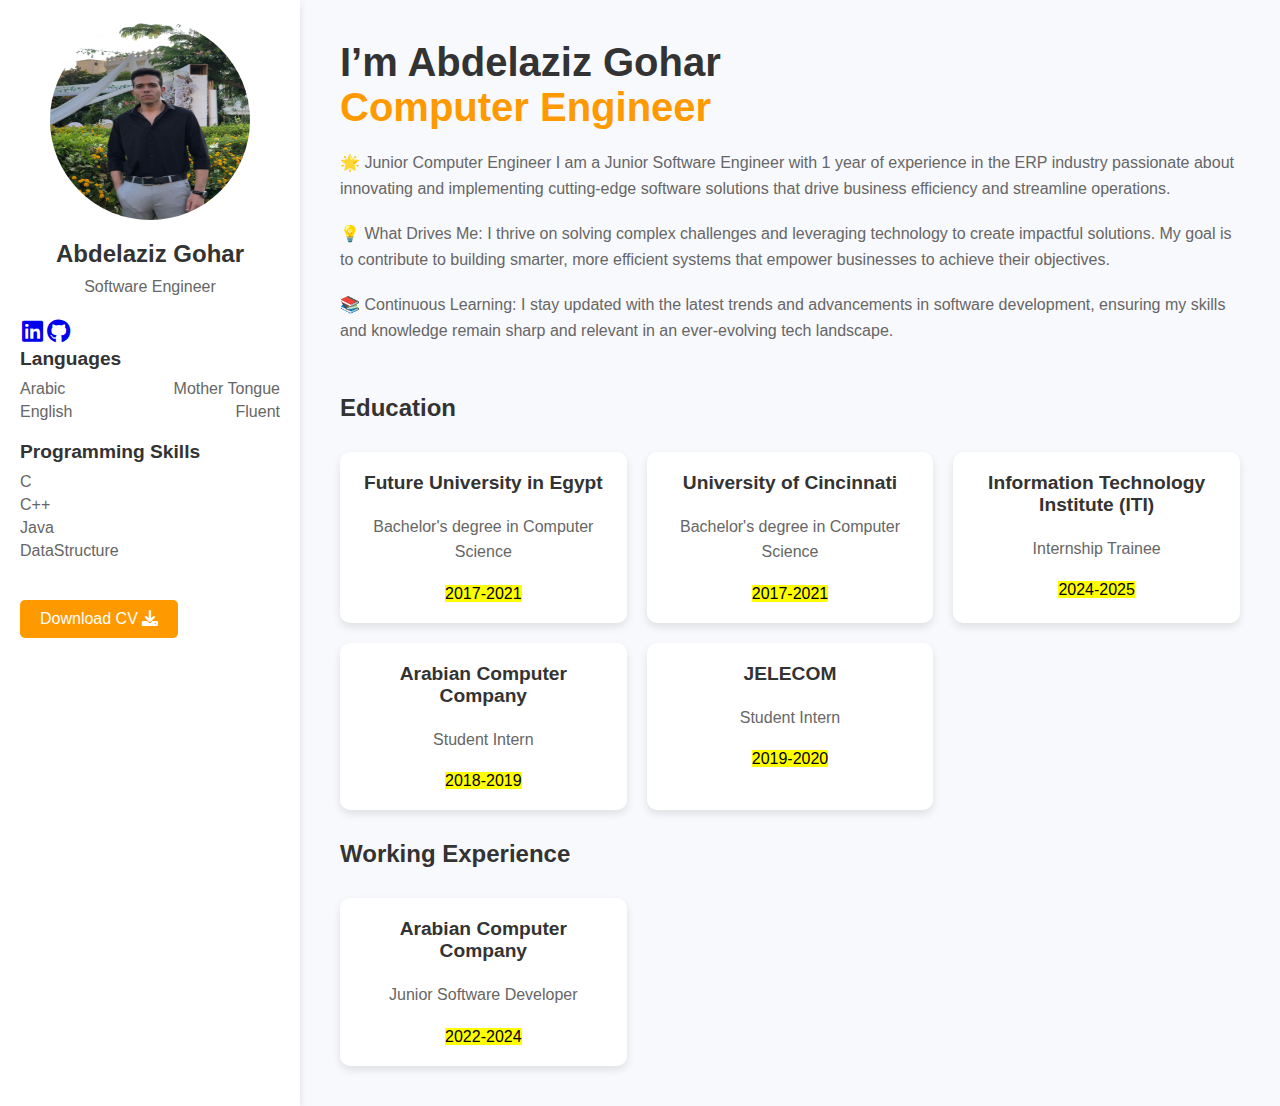
<file: Day_4_Subject_Project/index.html>
<!DOCTYPE html>
<html lang="en">
<head>
    <meta charset="UTF-8">
    <meta name="viewport" content="width=device-width, initial-scale=1.0">
    <meta name="keywords" content="Portofolio, Web devolpment , Computer Science">
    <meta name="author" content="Abdelaziz">
    <meta name="description" content="This is a My Portofolio.">
    <title>"Abdelaziz Gohar "</title>
    <!-- Link to external stylesheet -->
    <link rel="stylesheet" href="styles.css">
    <link rel="icon" href="Icon1.png" type="image/jpeg">
    <link href="https://cdnjs.cloudflare.com/ajax/libs/font-awesome/6.0.0-beta3/css/all.min.css" rel="stylesheet">
   
</head>

<body>
    <div class="sidebar">
        <img src="zezo2.jpeg" alt="Profile Picture">
        <h2>Abdelaziz Gohar</h2>
        <p>Software Engineer</p>
     
        <div>
            <nav>
                <ul class="Ul">
                  <li class="Li" id="linkedin"><a href="https://www.linkedin.com/in/abdelazizmgohar/" target="_blank"> <i class="fa-brands fa-linkedin"></i> </a></li>
                  <li class="Li" id="github"><a href="https://github.com/AbdelaziizGohaar" target="_blank"> <i class="fa-brands fa-github"></i> </a></li>                  
                </ul>
              </nav>
            
        </div>


        <div class="section">
            <h3>Languages</h3>
            <ul>
                <li>Arabic <span>Mother Tongue</span></li>
                <li>English <span>Fluent</span></li>
            </ul>
        </div>

        <div class="section">
            <h3>Programming  Skills</h3>
            <ul>
                <li>C </li>
                <li>C++ </li>
                <li>Java </li>
                <li>DataStructure </li>
            </ul>
        </div>

        <a href="Abdelaziz_Gohar CV.pdf" class="btn" download>Download CV <i class="fa-solid fa-download"></i> </a>
    </div>

    <div class="main-content">
        <h1>I’m Abdelaziz Gohar <span> <br>Computer Engineer</span></h1>
        <p>🌟 Junior Computer Engineer 
            I am a Junior Software Engineer with 1 year of experience in the ERP industry 
            passionate about innovating and implementing cutting-edge software solutions that drive business efficiency and streamline operations.
        </p>
        <p>💡 What Drives Me:
             I thrive on solving complex challenges and leveraging technology to create impactful solutions. My goal is to contribute to building smarter,
             more efficient systems that empower businesses to achieve their objectives.
        </p>
        <p> 
            📚 Continuous Learning:
           I stay updated with the latest trends and advancements in software development,
            ensuring my skills and knowledge remain sharp and relevant in an ever-evolving tech landscape.
        </p>

        <h2 id="edu">Education </h2>
        <div class="services">
            <div class="service">
                <h3>Future University in Egypt</h3>
                <p>Bachelor's degree in Computer Science</p>
                <mark>2017-2021</mark>
            </div>
            <div class="service">
                <h3>University of Cincinnati</h3>
                <p> Bachelor's degree in Computer Science</p>
                <mark>2017-2021</mark>
            </div>

            <div class="service">
                <h3>Information Technology Institute (ITI)</h3>
                <p> Internship Trainee </p>
                <mark>2024-2025</mark>
            </div>


            <div class="service">
                <h3>Arabian Computer Company</h3>
                <p>Student Intern </p>
                <mark>2018-2019</mark>
            </div>


            <div class="service">
                <h3>JELECOM</h3>
                <p> Student Intern </p>
                <mark>2019-2020</mark>
            </div>

            
        </div>

        <h2 id="work">Working Experience</h2>
        <div class="services">
            <div class="service">
                <h3>Arabian Computer Company</h3>
                <p>Junior Software Developer </p>
                <mark>2022-2024</mark>
            </div>
        </div>


    </div>
</body>
</html>
</file>
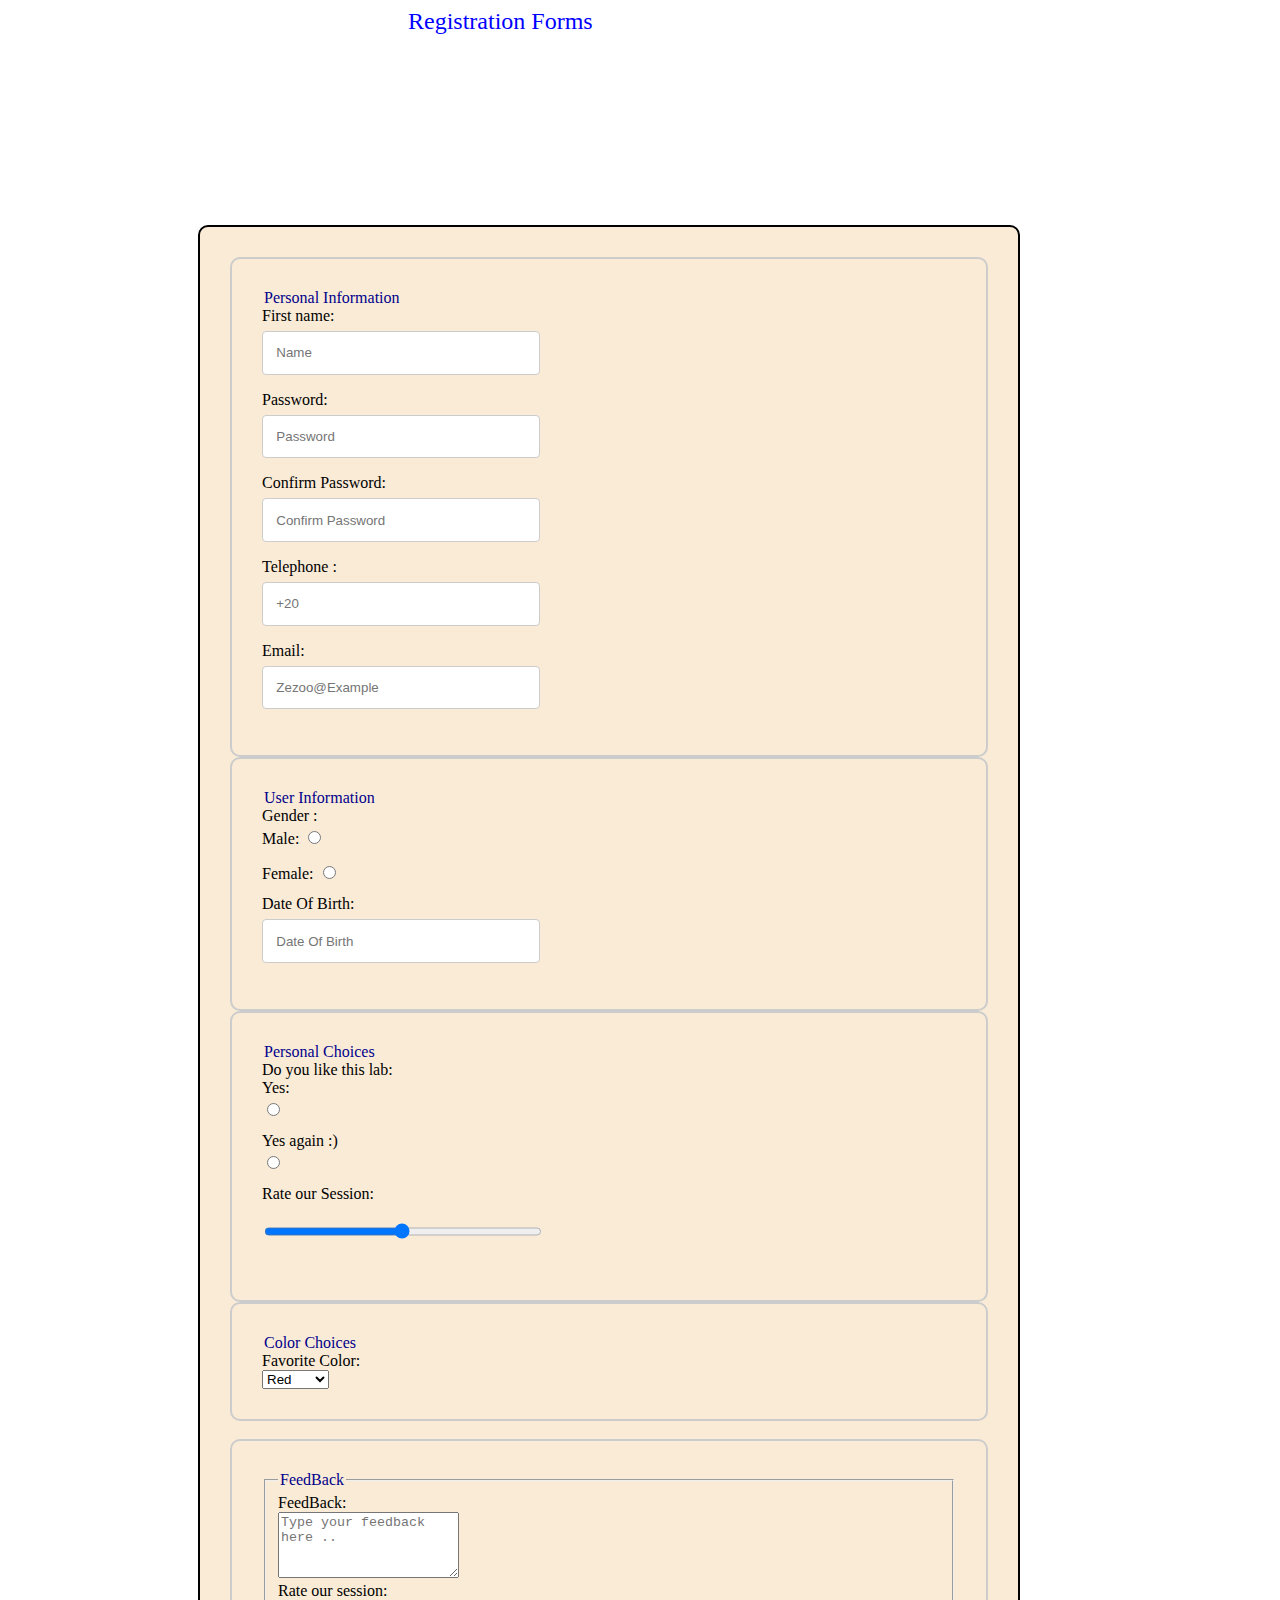
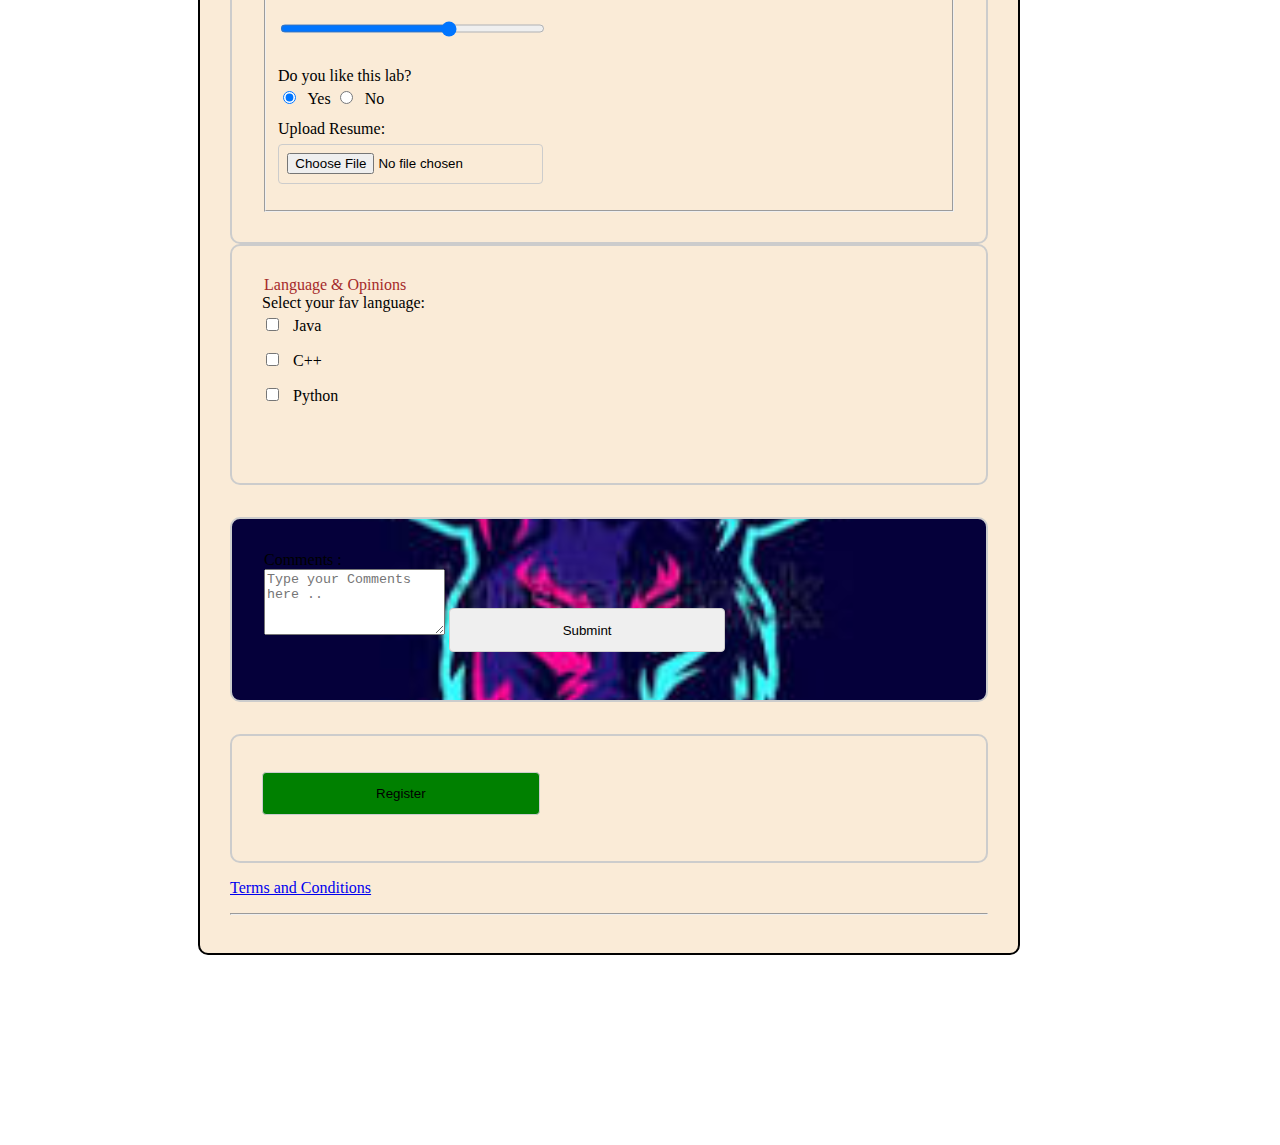
<file: Day_2/Lab_2.html>
<!DOCTYPE html>
<html lang="en">
<head>
    <meta charset="UTF-8">
    <meta name="viewport" content="width=device-width, initial-scale=1.0">
    <meta name="keywords" content="Hello, world">
    <meta name="author" content="Abdelaziz">
    <meta name="description" content="This is a basic HTML page with the title 'Hello, world'.">
    <title>"Registration Form"</title>
    <!-- Link to external stylesheet -->
    <link rel="stylesheet" href="styles.css">
    <link rel="icon" href="wolf.jpeg" type="image/jpeg">
</head>
<body>
    <header id="HeaderForm"> Registration Forms </header>
     
    <main id="mainForm">
      <form id="RegisterForm" class="RegisterFormClass">
  
         <section id="sec1" class="section"> 
            <legend style="color: darkblue;">Personal Information</legend>
        
            <label for="fname">First name:</label><br>
            <input type="text" name="fname" placeholder="Name"> <br>
        
            <label for="Pass">Password:</label><br> 
            <input type="password" name="Pass"  placeholder="Password"> <br>
            
            <label for="ConfirmPass">Confirm Password:</label><br> 
            <input type="password" name="ConfirmPass" placeholder="Confirm Password"> <br>
        
          <label for="tele">Telephone :</label><br> 
          <input type="tel" name="tele" placeholder="+20"> <br>
         
          <label for="email">Email:</label><br> 
          <input type="email" name="email" placeholder="Zezoo@Example"> <br>
         
          </section>

          <section id="sec2"class="section" >
           <legend style="color: darkblue;">User Information</legend>

          <label for="radio">Gender :</label> <br> 
          <label for="radio">Male:</label>
          <input type="radio" name="radio" placeholder="Male"> <br>
         
          <label for="radio">Female:</label>
          <input type="radio" name="radio" placeholder="Female"> <br> 
        
          
         
          <label for="DOB">Date Of Birth:</label><br>
          <input type="text" name="DOB" placeholder="Date Of Birth"> <br>
         
          </section>

          <section id="sec3" class="section" >
            <legend style="color: darkblue;">Personal Choices</legend>

          <label for="radio2">Do you like this lab:</label><br>
          <label for="radio2">Yes:</label> <br> 
          <input type="radio" name="radio2" placeholder="Yes"> <br>
          <label for="radio2">Yes again :) </label> <br> 
          <input type="radio" name="radio2" placeholder="Yes"> <br>
              
          <label for="range">Rate our Session:</label> <br> 
          <input type="range" name="range" min="1" max="100" value="50"> <br>

          </section>
        

          <section id="sec4" class="section" >
            <legend style="color: darkblue;">Color Choices</legend>

          <label for="favColor">Favorite Color:</label>  <br>
          <select name="favColor" id="favColor">
          <option value="Red">Red</option>
          <option value="Orange">Orange</option>
          <option value="Green">Green</option>
          </select> <br>
        
          </section>
         

             <br>
             <section id="sec5" class="section" >
                <fieldset>
                  <legend  style="color: darkblue;">FeedBack</legend>

              <label for="feedback">FeedBack: </label><br>
              <textarea id="feedback" name="feedback" placeholder="Type your feedback here .." rows="4" required></textarea>
              <br>


              <label for="rating">Rate our session:</label><br>
              <input type="range" id="rating" name="rating" min="1" max="10" value="7" step="1">
              <br>

              <label for="yes">Do you like this lab?</label><br>
              <label for="yes">
              <input type="radio" id="yes" name="lab" value="yes" checked> Yes
              </label>
              <label for="no">
              <input type="radio" id="no" name="lab" value="no"> No
              </label>
              <br>

              <label for="resume">Upload Resume:</label><br>
              <input type="file" id="resume" name="resume" accept=".pdf, .doc, .docx, .txt">
              <br>
           </fieldset>
          </section>
  
  
          <section id="sec6" class="section" >
            <legend style="color: brown;">Language & Opinions </legend>

            <label for="FavLang">Select your fav language:</label><br>
            <input type="checkbox" id="java" name="java" value="java" > 
            <label for="vehicle1"> Java</label><br>
            <input type="checkbox" id="c++" name="c++" value="c++" > 
            <label for="vehicle1"> C++</label><br>
            <input type="checkbox" id="python" name="python" value="python" > 
            <label for="vehicle1"> Python</label><br>
            <br>
          
           <input type="hidden" name="form-id" value="323323">
           <br>
             
         
         </section>
        

         <article id="article">
            <label for="Comments">Comments : </label><br>
            <textarea id="Comments" name="Comments" placeholder="Type your Comments here .." rows="4" ></textarea>

            <input type="Submit" id = "Submitbttncomment" value="Submint">
         </article>

         <section id="sec7" class="section" >
            <input type="Submit" id = "Submitbttn" value="Register">
         </section>


         <footer>
            <p><a href="/terms-and-conditions">Terms and Conditions</a></p>
         </footer>
       
         <hr>
        
        </form>

           
   </main>
    

</body>
</html>
</file>
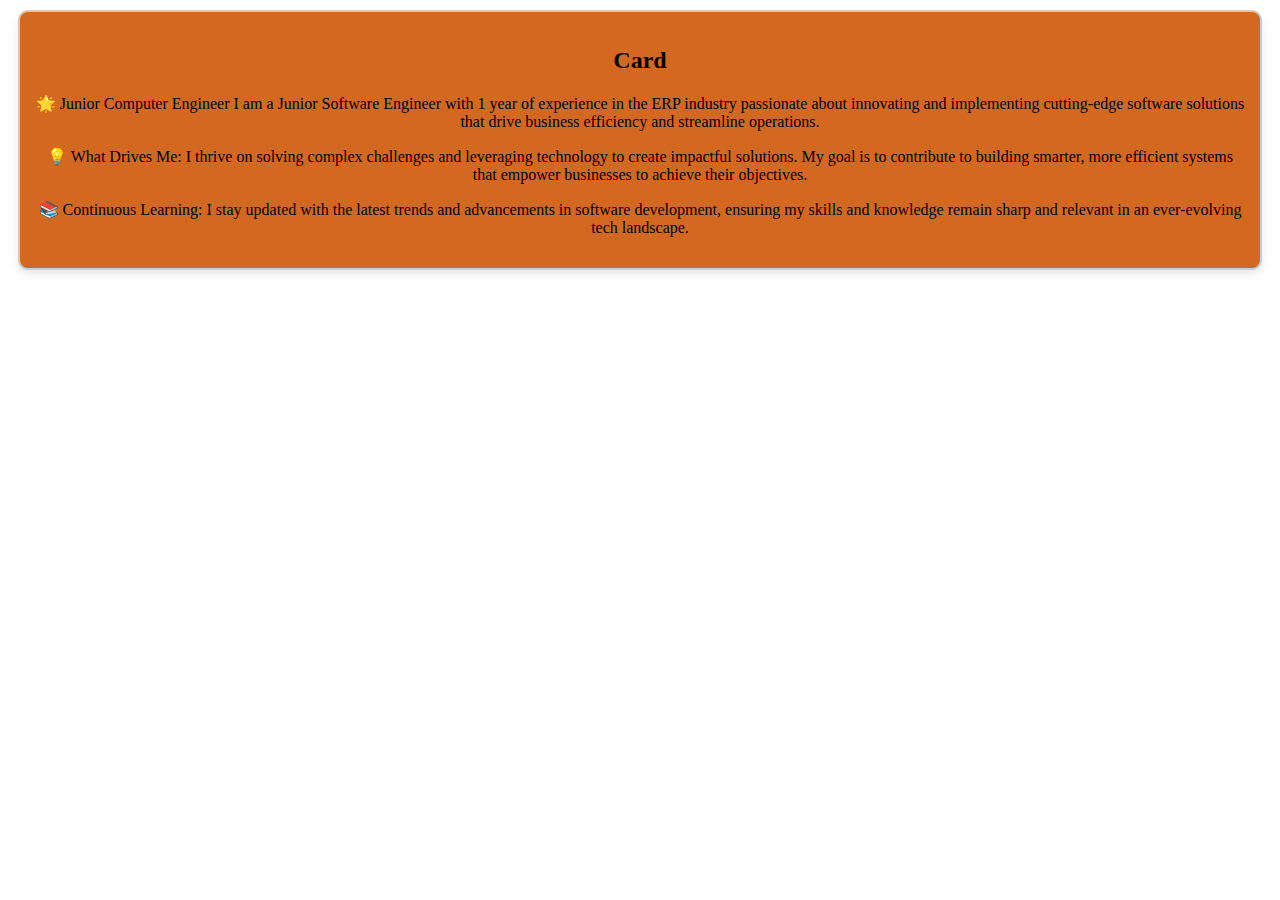
<file: Day_3/Box Model/Box.html>
<!DOCTYPE html>
<head>
    <meta name="viewport" content="width=device-width, initial-scale=1.0">
    <title>Box Model</title>
    <link rel="icon" href="box.png" type="image/jpeg">
    <link rel="stylesheet" href="style.css">
</head>
<body>
    <div class="box">
        <h2>Card</h2>
        <p>
            🌟 Junior Computer Engineer I am a Junior Software Engineer with 1 year of experience in the ERP industry passionate about innovating and implementing cutting-edge software solutions that drive business efficiency and streamline operations.
        </p>
        <p>
            💡 What Drives Me: I thrive on solving complex challenges and leveraging technology to create impactful solutions. My goal is to contribute to building smarter, more efficient systems that empower businesses to achieve their objectives.
        </p>
        <p>
            📚 Continuous Learning: I stay updated with the latest trends and advancements in software development, ensuring my skills and knowledge remain sharp and relevant in an ever-evolving tech landscape. 
        </p>
       
    </div>
</body>
</html>
</file>
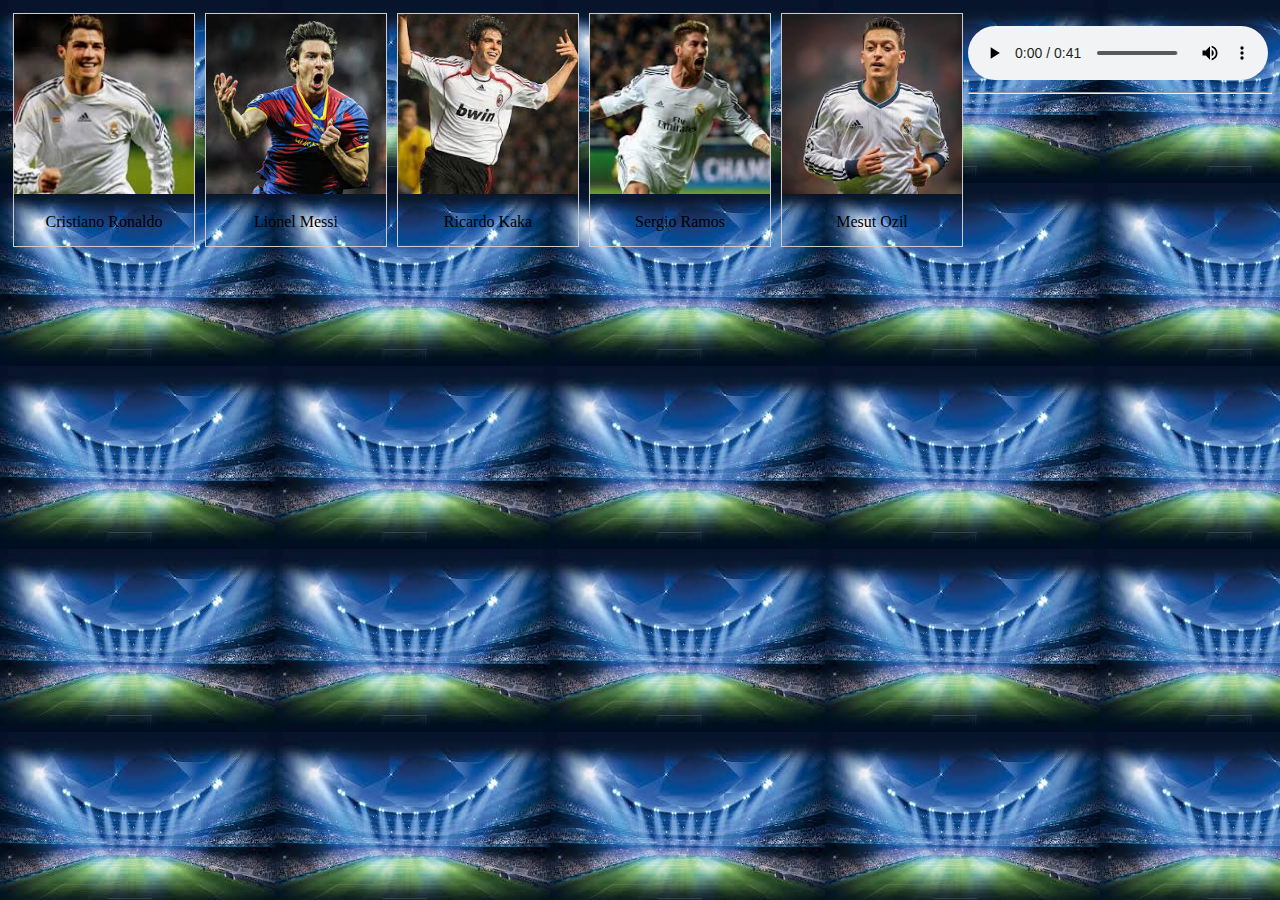
<file: Day_3/Gallery Layout/GalleryLayout.html>
<!DOCTYPE html>
<html>
    <head>
        <title>Gallery Layout</title>
        <link rel="icon" href="ch.png" type="image/jpeg">
        <meta name ="describes" content="Gallery Layout HTML lab in ITI">
        <meta name="viewport" content="width=device-width, initial-scale=1.0">
        <link rel="stylesheet" href="style.css">
    </head>
    <body>
        <div class="gallery">
            <img src="cr7.jpeg" alt="image 1" >
            <div class="description">Cristiano Ronaldo</div>
        </div>

        <div class="gallery">
            <img src="messi.jpeg" alt="image 2">
            <div class="description">Lionel Messi</div>
        </div>

        <div class="gallery">
            <img src="kaka.jpeg" alt="image 3">
            <div class="description">Ricardo Kaka</div>
        </div>

        <div class="gallery">
            <img src="Ramos.jpeg" alt="image 4">
            <div class="description">Sergio Ramos</div>
        </div>

        <div class="gallery">
            <img src="ozil.jpeg" alt="image 5">
            <div class="description">Mesut Ozil </div>
        </div>
    
    </body>
    <br>
    
    <audio  autoplay controls>
        <source src="championsAnthem.mp4" type="audio/mpeg">
        </audio>
        <hr> 


</html>
</file>
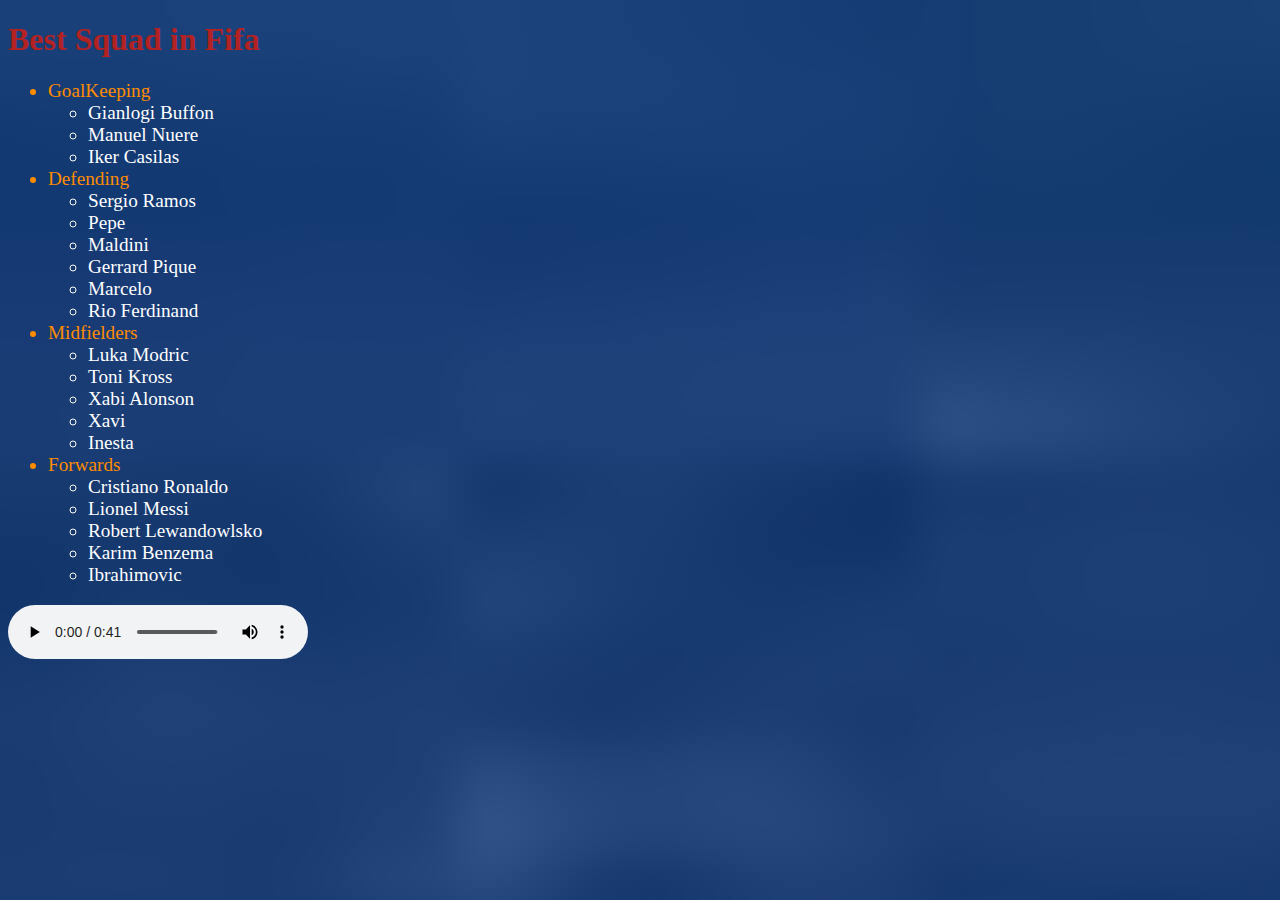
<file: Day_3/List/ListWith.html>
<!DOCTYPE html>
<html>
    <head>
        <title>List</title>
        <link rel="icon" href="with.png" type="image/jpeg">
        <meta name="describes" content="Listwith HTML lab in ITI">
        <meta name="viewport" content="width=device-width, initial-scale=1.0">
        <link rel="stylesheet" href="style.css">

    </head>
    <body>
        <h1>Best Squad in Fifa </h1>
        <ul>
            <li>GoalKeeping</li>
                <ul> 
                    <li>Gianlogi Buffon</li>
                    <li>Manuel Nuere</li>
                    <li>Iker Casilas</li> 
                </ul>
            
            <li>Defending</li>
            <ul> 
                <li>Sergio Ramos</li>
                <li>Pepe</li>
                <li>Maldini</li>
                <li>Gerrard Pique</li>
                <li>Marcelo</li>
                <li>Rio Ferdinand</li>
            </ul>

            <li>Midfielders</li>
            <ul> 
                <li>Luka Modric</li>
                <li>Toni Kross</li>
                <li>Xabi Alonson</li>
                <li>Xavi</li>
                <li>Inesta</li>
            </ul>

            <li>Forwards</li>
            <ul> 
                <li>Cristiano Ronaldo</li>
                <li>Lionel Messi</li>
                <li>Robert Lewandowlsko</li>
                <li>Karim Benzema</li>
                <li>Ibrahimovic</li>
            </ul>


        </ul>
    </body>

    <audio  autoplay controls>
        <source src="championsAnthem.mp4" type="audio/mpeg">
    </audio>
         
  
</html>
</file>
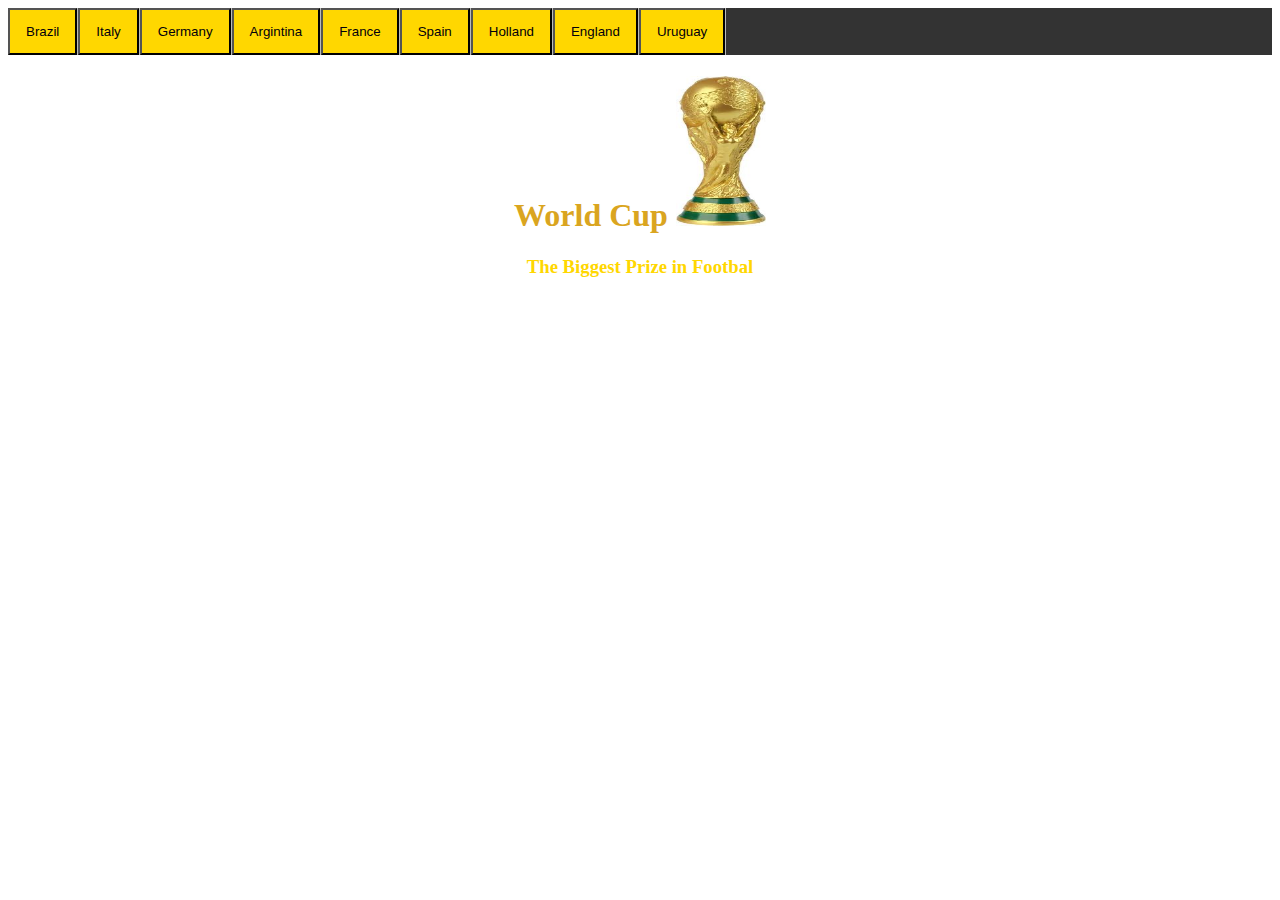
<file: Day_3/MenueBar/menubar.html>
<!DOCTYPE html>
<html>
    <head>
        <title>Horizontal Navigation Menu</title>
        <link rel="icon" href="menu.png" type="image/jpeg">
        <meta name ="describes" content="Menu Bar HTML lab in ITI">
        <meta name="viewport" content="width=device-width, initial-scale=1.0">
        <link rel="stylesheet" href="styles.css">
    </head>

    <body>
        <header>
            <nav>
              <ul class="Ul">
                <li class="Li"><button class="menu-item" onclick="window.location.href='#';">Brazil</button></li>
                <li class="Li"><button class="menu-item" onclick="window.location.href='#';">Italy</button></li>
                <li class="Li"><button class="menu-item" onclick="window.location.href='#';">Germany</button></li>
                <li class="Li"><button class="menu-item" onclick="window.location.href='#';">Argintina</button></li>
                <li class="Li"><button class="menu-item" onclick="window.location.href='#';">France</button></li>
                <li class="Li"><button class="menu-item" onclick="window.location.href='#';">Spain</button></li>
                <li class="Li"><button class="menu-item" onclick="window.location.href='#';">Holland</button></li>
                <li class="Li"><button class="menu-item" onclick="window.location.href='#';">England</button></li>
                <li class="Li"><button class="menu-item" onclick="window.location.href='#';">Uruguay</button></li>
              </ul>
            </nav>
          </header>


          <h1 style="color: goldenrod;" > World Cup  <img src="wc.jpeg" alt="WC Pic" width="90" height="150">  </h1> 
          <h3 style="color: gold;">The Biggest Prize in Footbal </h3>

          
    </body>

<!--------


Menu Bar

Create a horizontal navigation menu with:
○ Links styled as buttons.
○ A hover effect that changes the background color of the buttons.
○ Use an id or class to style the menu items.


-------------->
</file>
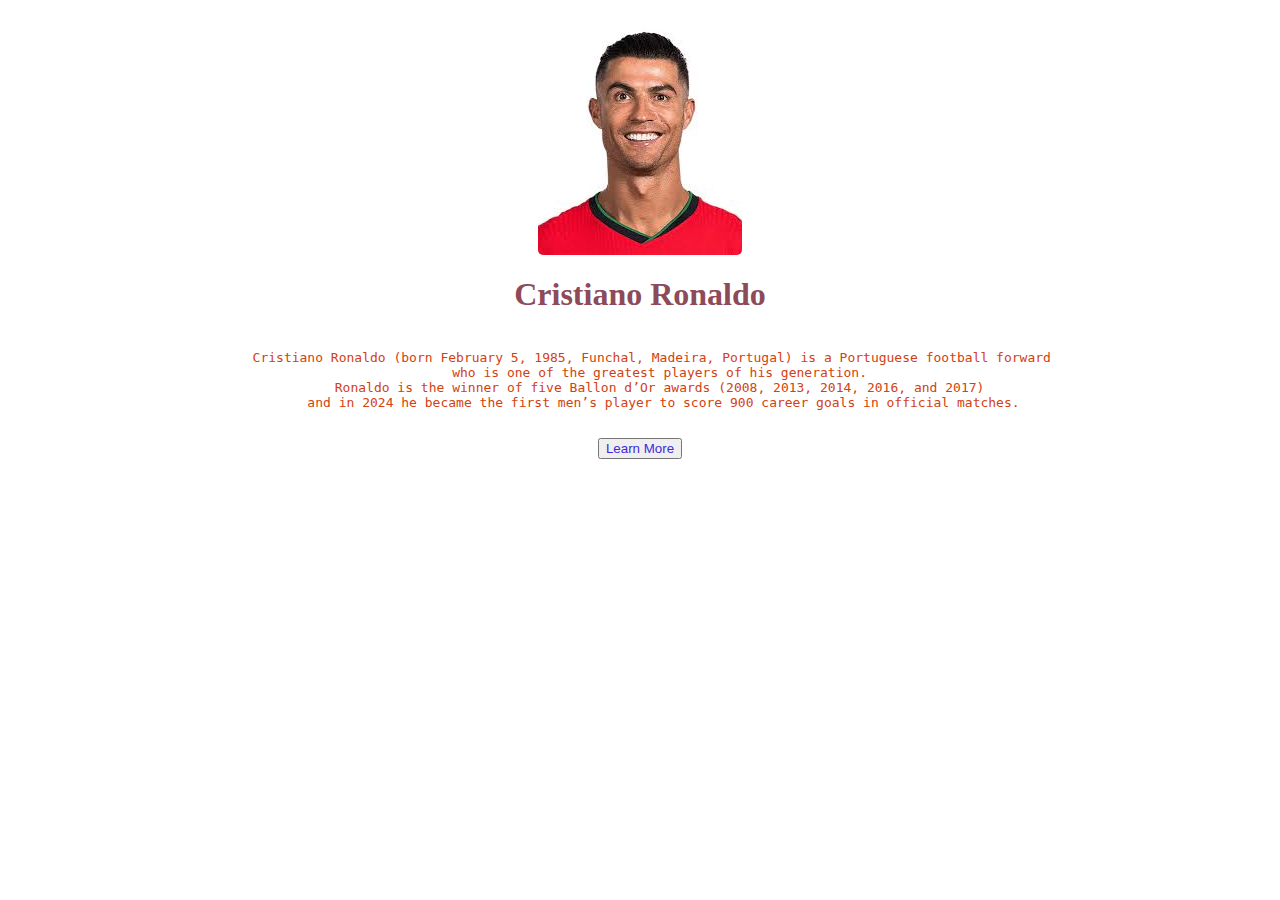
<file: Day_3/Portofolio/ProfileCard.html>
<!DOCTYPE html>
<html lang="en">
<head>
    <meta charset="UTF-8">
    <meta name="viewport" content="width=device-width, initial-scale=1.0">
    <meta name="keywords" content="Football, soccer,Cristianoo">
    <meta name="author" content="Abdelaziz">
    <meta name="description" content="This is a Portofolio.">
    <title>"Cristiano Ronaldoo "</title>
    <!-- Link to external stylesheet -->
    <link rel="stylesheet" href="styles.css">
    <link rel="icon" href="profile.png" type="image/jpeg">
</head>
<body>
    <img src="Ronaldoo.jpeg" alt="Profile Picture">

    <h1 class="name"> Cristiano Ronaldo </h1>
  <pre class="p"> 
    Cristiano Ronaldo (born February 5, 1985, Funchal, Madeira, Portugal) is a Portuguese football forward 
     who is one of the greatest players of his generation.
     Ronaldo is the winner of five Ballon d’Or awards (2008, 2013, 2014, 2016, and 2017)
      and in 2024 he became the first men’s player to score 900 career goals in official matches.
  </pre>
 
  <button onclick="window.location.href='#';">Learn More</button>
 
 
    

</body>
</html>
</file>
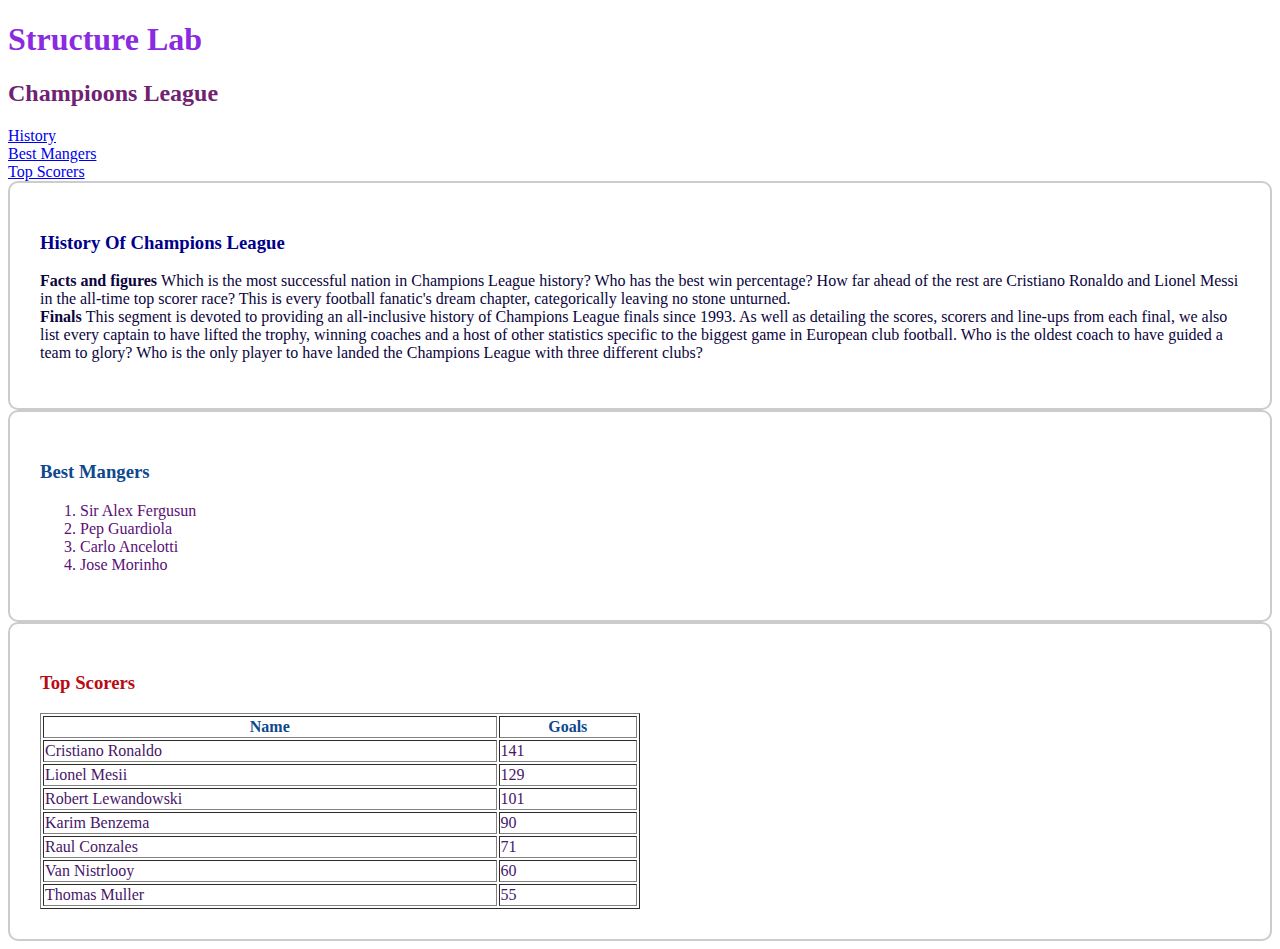
<file: Day_3/Structure/Structure.html>
<!DOCTYPE html>
<html lang="en">
<head>
    <meta charset="UTF-8">
    <meta name="viewport" content="width=device-width, initial-scale=1.0">
    <meta name="keywords" content="Football, soccer">
    <meta name="author" content="Abdelaziz">
    <meta name="description" content="This is a basic HTML page with the title 'Hello, world'.">
    <title>"Champions League "</title>
    <!-- Link to external stylesheet -->
    <link rel="stylesheet" href="styles.css">
    <link rel="icon" href="ch.png" type="image/jpeg">
</head>
<body>

    <header>
      <h1 style="color:blueviolet">Structure Lab</h1>
      <h2 style="color:rgb(112, 34, 112);">Champioons League</h2>
  </header>

   <nav>
   <a href="#History">History</a><br>
   <a href="#Best Mangers">Best Mangers</a> <br> 
   <a href="#Top Scorers">Top Scorers</a> <br>
   </nav>

     
    <main id="mainForm">

      <article>
         <section style="color: rgb(11, 4, 61);">
             <h3 id = "History" style="color: darkblue;">History Of Champions League</h3>
             <p>
               <strong>Facts and figures </strong>
               Which is the most successful nation in Champions League history? Who has the best win percentage?
                How far ahead of the rest are ﻿Cristiano Ronaldo and Lionel Messi in the all-time top scorer race? This is every football fanatic's dream chapter,
                 categorically leaving no stone unturned.
                <br>
              <strong> Finals </strong>
               This segment is devoted to providing an all-inclusive history of Champions League finals since 1993.
                As well as detailing the scores, scorers and line-ups from each final,
                 we also list every captain to have lifted the trophy, winning coaches and a host of other statistics specific to the biggest game in European club football.
                  Who is the oldest coach to have guided a team to glory? Who is the only player to have landed the Champions League with three different clubs? 
             </p>
         </section>
     </article>


     <section>
     <h3 id="Best Mangers" style="color: rgb(14, 73, 141);">Best Mangers</h3>
     <ol style="color: rgb(90, 16, 119);">
         <li>Sir Alex Fergusun</li>
         <li>Pep Guardiola</li>
         <li>Carlo Ancelotti</li>
         <li>Jose Morinho</li>         
     </ol>
     </section>


     <section>
     <h3 id="Top Scorers" style="color: rgb(184, 11, 20);">Top Scorers</h3>
     <table border="1px"  style="width: 50%";>
         <thead style="color: rgb(14, 73, 141);">
             <tr>
                 <th>Name</th>
                 <th>Goals</th>
             </tr>
         </thead>
         <tbody style="color:rgb(71, 22, 104);">
             <tr>
                 <td>Cristiano Ronaldo</td>
                 <td>141</td>
             </tr>
             <tr>
                 <td>Lionel Mesii</td>
                 <td>129</td>
             </tr>
             <tr>
                 <td>Robert Lewandowski</td>
                 <td>101</td>
             </tr>
             <tr>
                 <td>Karim Benzema</td>
                 <td>90</td>
             </tr>
             <tr>
                 <td>Raul Conzales</td>
                 <td>71</td>
             </tr>
             <tr>
                 <td>Van Nistrlooy</td>
                 <td>60</td>
             </tr>
             <tr>
                 <td>Thomas Muller</td>
                 <td>55</td>
             </tr>
         </tbody>
     </table>

    </section>
           
   </main>
    

</body>
</html>
</file>
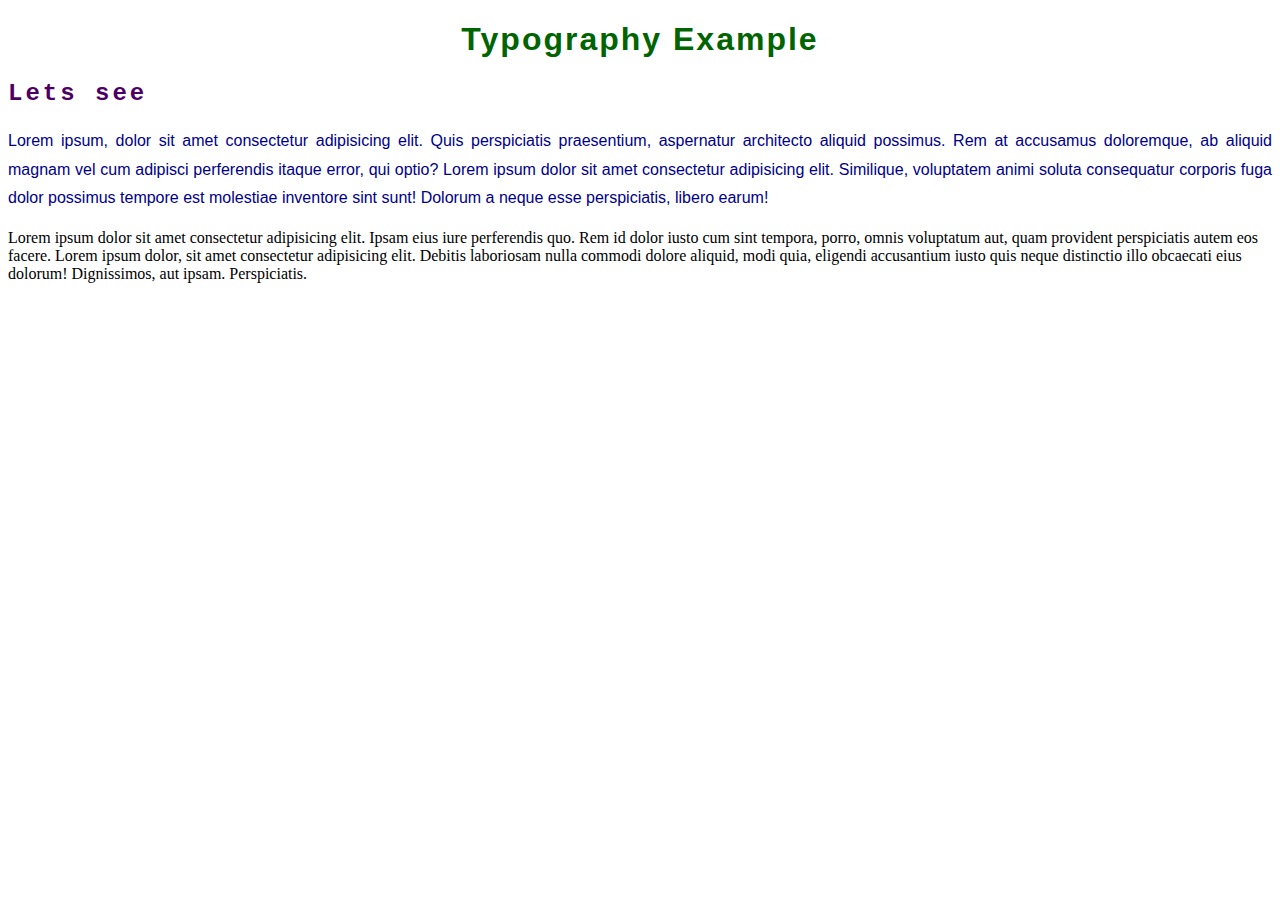
<file: Day_3/Typography/Typography.html>
<!DOCTYPE html>
<html>
    <head>
        <title>Typography</title>
        <link rel="icon" href="t.png" type="image/jpeg">
        <meta name="describes" content="Typography HTML lab in ITI">
        <meta name="viewport" content="width=device-width, initial-scale=1.0">
        <link rel="stylesheet" href="style.css">
    </head>
    <body>
        <h1 class="h1">Typography Example</h1>
        <h2 class="h2">Lets see</h2>
        <p class="p">
            Lorem ipsum, dolor sit amet consectetur adipisicing elit. Quis perspiciatis praesentium, aspernatur architecto aliquid possimus. Rem at accusamus doloremque, ab aliquid magnam vel cum adipisci perferendis itaque error, qui optio?
            Lorem ipsum dolor sit amet consectetur adipisicing elit. Similique, voluptatem animi soluta consequatur corporis fuga dolor possimus tempore est molestiae inventore sint sunt! Dolorum a neque esse perspiciatis, libero earum!
        </p>
        <p>
            Lorem ipsum dolor sit amet consectetur adipisicing elit. Ipsam eius iure perferendis quo. Rem id dolor iusto cum sint tempora, porro, omnis voluptatum aut, quam provident perspiciatis autem eos facere.
            Lorem ipsum dolor, sit amet consectetur adipisicing elit. Debitis laboriosam nulla commodi dolore aliquid, modi quia, eligendi accusantium iusto quis neque distinctio illo obcaecati eius dolorum! Dignissimos, aut ipsam. Perspiciatis.
        </p>
    </body>
</html>
</file>
<file: Day_4_Subject_Project/styles.css>
* {
  margin: 0;
  padding: 0;
  box-sizing: border-box;
}

body {
  font-family: Arial, sans-serif;
  display: flex;
  min-height: 100vh;
  background-color: #f8f9fd;
  color: #333;
}

.sidebar {
  width: 300px;
  background-color: #ffffff;
  box-shadow: 0 4px 8px rgba(0, 0, 0, 0.1);
  padding: 20px;
}

.sidebar img {
  width: 200px;
  height: 200px;
  border-radius: 50%;
  display: block;
  margin: 0 auto 20px;
}

.sidebar h2 {
  text-align: center;
  font-size: 1.5em;
  margin-bottom: 10px;
}

.sidebar p {
  text-align: center;
  color: #666;
  margin-bottom: 20px;
}

.sidebar .section {
  margin-bottom: 20px;
}

.sidebar .section h3 {
  font-size: 1.2em;
  margin-bottom: 10px;
}

.sidebar .section ul {
  list-style: none;
}

.sidebar .section ul li {
  margin-bottom: 5px;
  display: flex;
  justify-content: space-between;
  color: #666;
}

.main-content {
  flex: 1;
  padding: 40px;
}

.main-content h1 {
  font-size: 2.5em;
  color: #333;
}

.main-content h1 span {
  color: #ff9900;
}

.main-content p {
  margin: 20px 0;
  color: #666;
  line-height: 1.6;
}
/*
.main-content pre {
  margin: 20px 0;
  color: #666;
  line-height: 1.6;
}
*/
.main-content .services {
  display: grid;
  grid-template-columns: repeat(3, 1fr);
  gap: 20px;
}

.main-content .service {
  background: #fff;
  padding: 20px;
  border-radius: 10px;
  text-align: center;
  box-shadow: 0 4px 8px rgba(0, 0, 0, 0.1);
}

.main-content .service h3 {
  font-size: 1.2em;
  margin-bottom: 10px;
}

.main-content .service p {
  color: #666;
}

.btn {
  display: inline-block;
  background-color: #ff9900;
  color: #fff;
  padding: 10px 20px;
  text-decoration: none;
  border-radius: 5px;
  margin-top: 20px;
}

.btn:hover {
  background-color: #e68a00;
}

.Ul {
  list-style-type: none;
  margin: 0;
  padding: 0;
  overflow: hidden;
 /* background-color: #333; */
}

.Li {
  display: inline;
  float: left;
  border-right: 1px none white;
  font-size: x-large;
  padding: 2px;
}
#linkedin{
  color: blue;
}
#githup{
  color: black;
}
#edu{

  padding-top:30px ;
  padding-bottom:30px ;

}

#work{
  padding-top:30px ;
  padding-bottom:30px ;

}
</file>
<file: Day_2/styles.css>
#HeaderForm{

    font: bold;
    font-size: x-large;
    color: blue;
    padding-left: 400px;


}

.RegisterFormClass{

    background-color: antiquewhite;
    padding: 30px;
    margin: 190px;
    border: 2px solid black; 
    border-radius: 10px;
    width: 60%;    
}

section
{
    padding: 30px;
    border: 2px solid #ccc; 
    border-radius: 10px;
}
input {
    width: 40%;
    /*adds padding inside the input field*/
    padding: 1em;
    border: 1px solid #ccc;
    /* rounds the corners*/
    border-radius: 4px;
    box-sizing: border-box;
    /*add space above the input field*/
    margin-top: 0.375rem;
    /*add space under the input field*/
    margin-bottom: 1rem;
  }

  #Submitbttn{

   background-color: green;
  }

  input[type="file"] {
    padding: 0.625em;
  }
  
  input[type="checkbox"] {
    margin-right: 0.625rem;
    width: auto;
    
  }

  input[type="radio"] {
    margin-right: 0.5rem;
    width: auto;
    height: auto;
  }

  #article{
        background-image: url('wolf.jpeg'); 
        /* Ensures the image covers the entire section */
        background-size: cover; 
        /*center img*/
        background-position: center; 
        /* Add padding inside each comment. */
        padding: 2em; 
        /* Use a border to separate the comment section from the rest of the page*/
        border: 2px solid #ccc; 
        border-radius: 10px;
        /* Apply a margin between individual comments*/
        margin-top: 2em;
        margin-bottom: 2em; 
  }

/*
 Exercise 9:  Form with CSS Selectors
 

 

 -->
*/
</file>
<file: Day_3/Box Model/style.css>
.box {
    padding: 15px;
    margin: 10px;
    background-color: chocolate;
    border: 2px solid #ccc;
    box-shadow: 0 4px 8px rgba(0, 0, 0, 0.1);
    border-radius: 10px;
    text-align: center;
}
</file>
<file: Day_3/Gallery Layout/style.css>
div.gallery {
    margin: 5px;
    border: 1px solid #ccc;
    float: left;
    width: 180px;
    
  }
  
    div.gallery:hover {
    border: 1px solid #777;
  }
  
  div.gallery img {
    width: 100%;
    height: 180px;
    object-fit: cover;
  }
  
  div.description {
    padding: 15px;
    text-align: center;
  }
  body{

  background-image:url("champioooons.jpeg") ;
  }
</file>
<file: Day_3/List/style.css>
ul {
    color: darkorange;
    font-size: 1.2em;
}

ul ul {
    color: white;
    font-size: 1em;
}
h1{
   color: firebrick;
}
body{

  background-image: url("champioons_2.jpg");
}
</file>
<file: Day_3/MenueBar/styles.css>
.Ul {
  list-style-type: none;
  margin: 0;
  padding: 0;
  overflow: hidden;
  background-color: #333;
}

.Li {
  display: inline;
  float: left;
  border-right: 1px solid #bbb;
}

button{
  color: rgb(2, 0, 12);
  background-color: gold;
  text-align: center;
  padding: 14px 16px;
  text-decoration: none;
}
button:hover {
  background-color: blue; 
  color: white;
  border-radius: 5px;
}
h1,h2,h3{
  color: blueviolet;
  text-align: center;
}
</file>
<file: Day_3/Portofolio/styles.css>
button{
  color: rgb(67, 39, 224);
  display: block;
  margin: auto;
}
button:hover {
  background-color: #d339cb; 
  color: white;
  border-radius: 5px;
}
img{
  
  display: block;
  margin: auto;
  border-radius: 5px;
}
.name{
  color: rgb(141, 74, 89);
  text-align: center;
}
.p{
  color: rgb(211, 65, 16);
  text-align: center;
}
</file>
<file: Day_3/Structure/styles.css>
#HeaderForm{

    font: bold;
    font-size: x-large;
    color: blue;
    padding-left: 400px;


}

.RegisterFormClass{

    background-color: antiquewhite;
    padding: 30px;
    margin: 190px;
    border: 2px solid black; 
    border-radius: 10px;
    width: 60%;    
}

section
{
    padding: 30px;
    border: 2px solid #ccc; 
    border-radius: 10px;
}
input {
    width: 40%;
    /*adds padding inside the input field*/
    padding: 1em;
    border: 1px solid #ccc;
    /* rounds the corners*/
    border-radius: 4px;
    box-sizing: border-box;
    /*add space above the input field*/
    margin-top: 0.375rem;
    /*add space under the input field*/
    margin-bottom: 1rem;
  }

  #Submitbttn{

   background-color: green;
  }

  input[type="file"] {
    padding: 0.625em;
  }
  
  input[type="checkbox"] {
    margin-right: 0.625rem;
    width: auto;
    
  }

  input[type="radio"] {
    margin-right: 0.5rem;
    width: auto;
    height: auto;
  }

  #article{
        background-image: url('wolf.jpeg'); 
        /* Ensures the image covers the entire section */
        background-size: cover; 
        /*center img*/
        background-position: center; 
        /* Add padding inside each comment. */
        padding: 2em; 
        /* Use a border to separate the comment section from the rest of the page*/
        border: 2px solid #ccc; 
        border-radius: 10px;
        /* Apply a margin between individual comments*/
        margin-top: 2em;
        margin-bottom: 2em; 
  }

/*
 Exercise 9:  Form with CSS Selectors
 

 

 -->
*/
</file>
<file: Day_3/Typography/style.css>
.p {
    font-family: "Tahoma", Verdana, sans-serif;
    color: darkblue;
    font-size: medium;
    line-height: 1.8;
    text-align: justify;
  }
  
  .h1{
    font-family: Arial, Helvetica, sans-serif;
    color: darkgreen;
    font: optional;
    letter-spacing: 2px;
    text-align: center;
  }
  .h2{
    font-family: "Lucida Console", "Courier New", monospace;
    color: rgb(77, 0, 100);
    font: optional;
    letter-spacing: 3px;
    text-align: left;
  }
</file>
